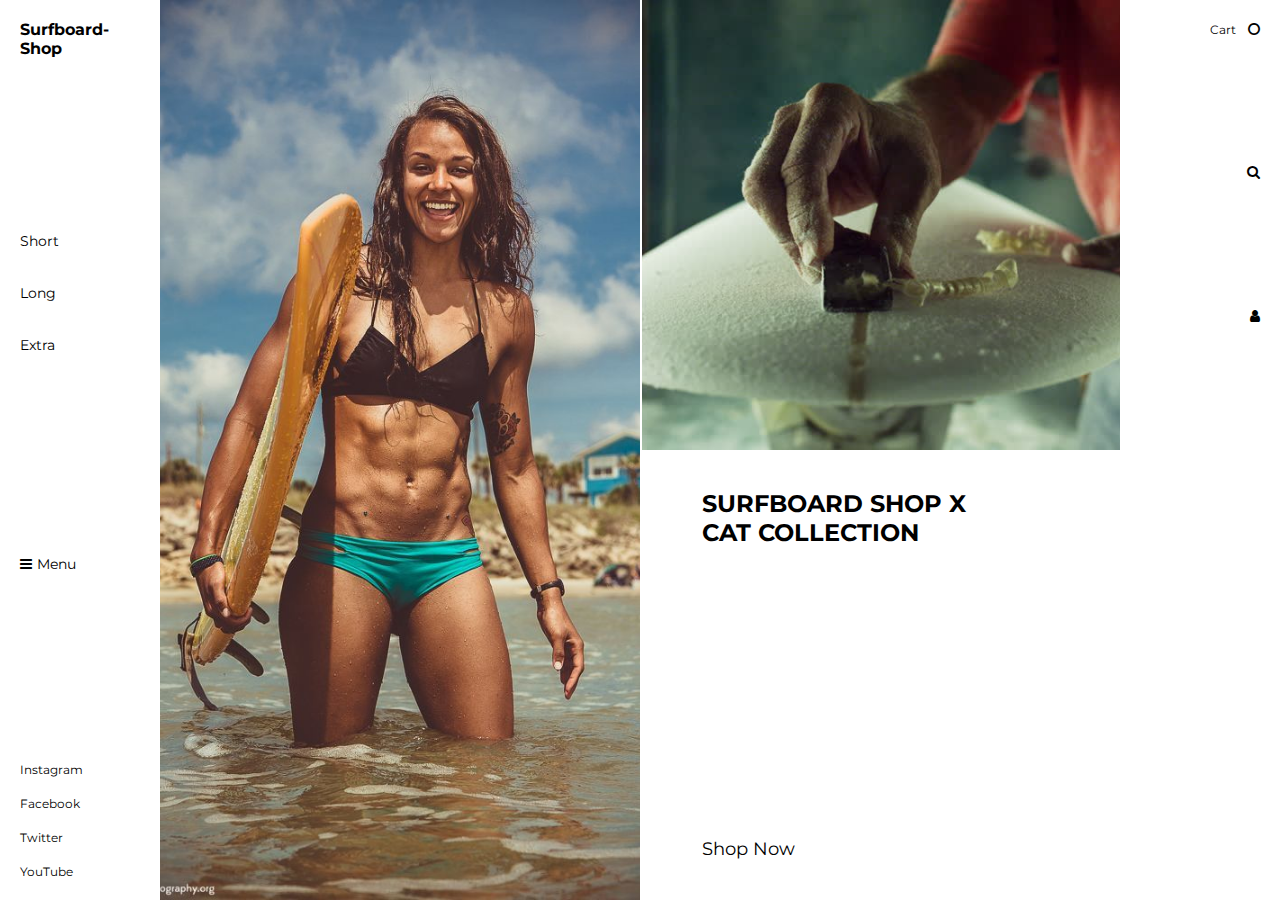
<file: index.html>
<!DOCTYPE html>
<html lang="en">

<head>
    <meta charset="UTF-8">
    <meta name="viewport" content="width=device-width, initial-scale=1.0">
    <meta http-equiv="X-UA-Compatible" content="ie=edge">
    <title>Surfboard Shop</title>
    <link rel="stylesheet" href="https://maxcdn.bootstrapcdn.com/font-awesome/4.3.0/css/font-awesome.min.css">
    <link href="https://fonts.googleapis.com/css?family=Montserrat&display=swap" rel="stylesheet">
    <link rel="stylesheet" href="assets/main.css">
</head>

<body>

    <div class="main-container">
        <header>
            <div class="logo">
                <a href="index.html">
                    <h1>Surfboard-Shop</h1>
                </a>
            </div>
            <nav class="categories">
                <ul class="category-menu">
                    <li><a href="#">Short</a></li>
                    <li><a href="#">Long</a></li>
                    <li><a href="#">Extra</a></li>
                </ul>
            </nav>
            <div class="menu"><i class="fa fa-bars" aria-hidden="true"></i><a href="category.html"
                    class="sp-menu">Menu</a>
            </div>
            <nav class="social">
                <ul class="social-menu">
                    <li><a href="#">Instagram</a></li>
                    <li><a href="#">Facebook</a></li>
                    <li><a href="#">Twitter</a></li>
                    <li><a href="#">YouTube</a></li>
                </ul>
            </nav>
        </header>
        <main class="mid-container">
            <div class="ml-cont">
                <span class="banner-girl-sm">
                    <img src="images/banner.jpg" alt="">
                </span>
                <span class="banner-girl-bg">
                    <img src="images/longboard.jpg" alt="">
                </span>
            </div>
            <div class="mr-cont">
                <div class="mr-top">
                    <img src="images/shaper.jpg" alt="">
                </div>
                <div class="mr-bottom">
                    <h1 class="main-title">Surfboard Shop X <br>CAT Collection</h1>
                    <p><a class="shop-now" href="#">Shop Now</a></p>
                </div>
            </div>
        </main>
        <nav class="cart">
            <ul class="cart-icons">
                <li> <span>Cart</span> <i class="fa fa-circle-o" aria-hidden="true"></i></li>
                <li><i class="fa fa-search" aria-hidden="true"></i></li>
                <li><i class="fa fa-user" aria-hidden="true"></i></li>
                <li class="empty"></li>
            </ul>

        </nav>
    </div>

</body>

</html>
</file>
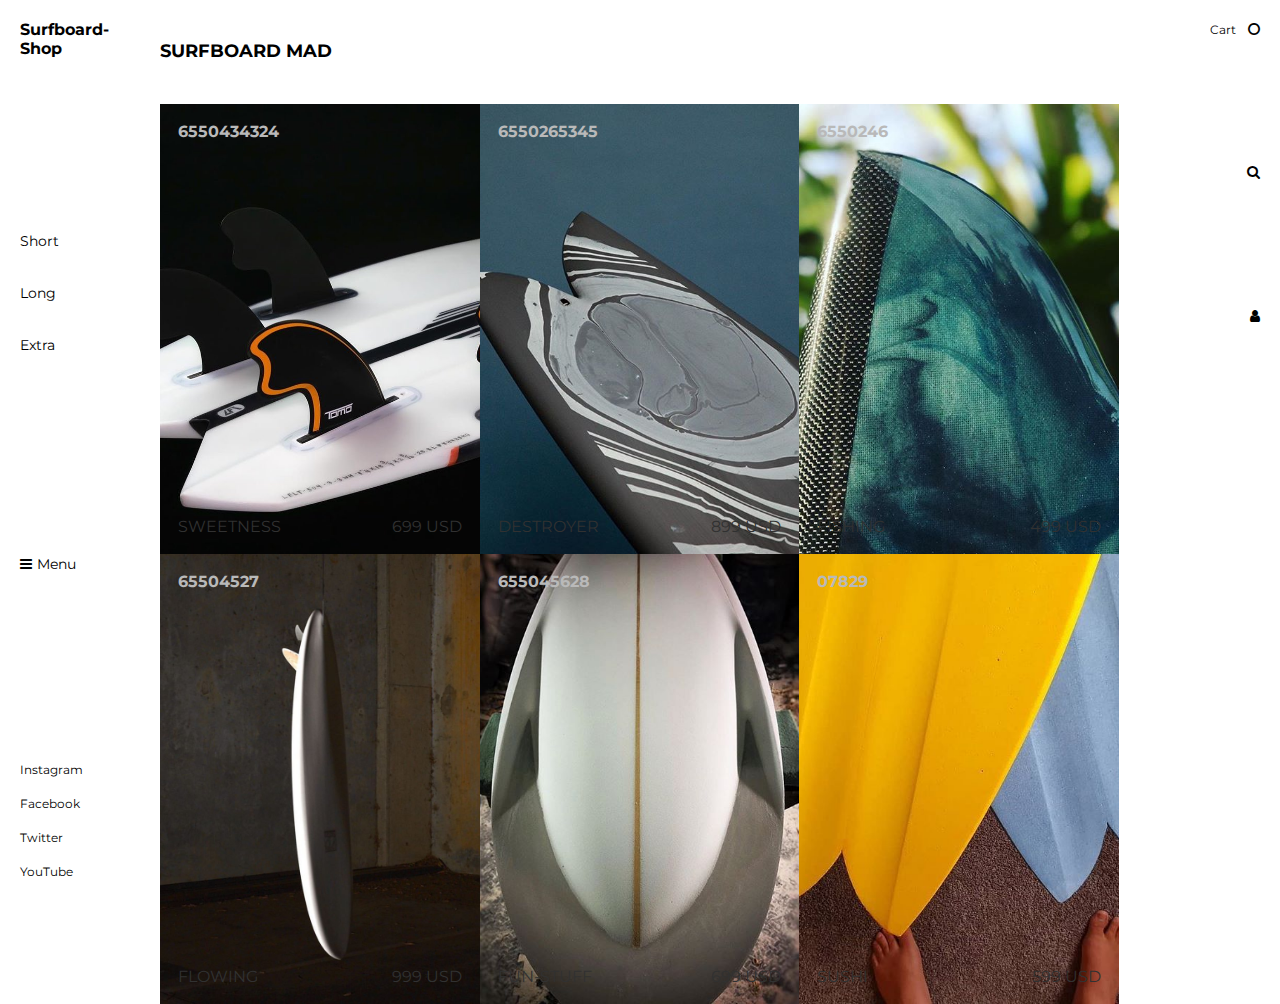
<file: category.html>
<!DOCTYPE html>
<html lang="en">

<head>
    <meta charset="UTF-8">
    <meta name="viewport" content="width=device-width, initial-scale=1.0">
    <meta http-equiv="X-UA-Compatible" content="ie=edge">
    <title>Surfboard Shop</title>
    <link rel="stylesheet" href="https://maxcdn.bootstrapcdn.com/font-awesome/4.3.0/css/font-awesome.min.css">
    <link href="https://fonts.googleapis.com/css?family=Montserrat&display=swap" rel="stylesheet">
    <link rel="stylesheet" href="assets/main.css">
    <link rel="stylesheet" href="assets/category.css">
</head>

<body>

    <div class="main-container">
        <header>
            <div class="logo">
                <a href="index.html">
                    <h1>Surfboard-Shop</h1>
                </a>
            </div>
            <nav class="categories">
                <ul class="category-menu">
                    <li><a href="#">Short</a></li>
                    <li><a href="#">Long</a></li>
                    <li><a href="#">Extra</a></li>
                </ul>
            </nav>
            <div class="menu"><i class="fa fa-bars" aria-hidden="true"></i><a href="category.html"
                    class="sp-menu">Menu</a></div>
            <nav class="social">
                <ul class="social-menu">
                    <li><a href="#">Instagram</a></li>
                    <li><a href="#">Facebook</a></li>
                    <li><a href="#">Twitter</a></li>
                    <li><a href="#">YouTube</a></li>
                </ul>
            </nav>
        </header>
        <main class="middle">
            <h1 class="cat-title">SURFBOARD MAD</h1>
            <div class="cat-mid">
                <a class="product-container" href="product.html">
                    <article class="item-card item-1">
                        <h2 class="item-number">6550434324</h2>
                        <div class="empty"></div>
                        <p class="item-name">SWEETNESS</p>
                        <p class="item-price">699 USD</p>
                    </article>
                </a>
                <a class="product-container" href="product.html">
                    <article class="item-card item-2">
                        <h2 class="item-number">6550265345</h2>
                        <div class="empty"></div>
                        <p class="item-name">DESTROYER</p>
                        <p class="item-price">899 USD</p>
                    </article>
                </a>
                <a class="product-container" href="product.html">
                    <article class="item-card item-3">
                        <h2 class="item-number">6550246</h2>
                        <div class="empty"></div>
                        <p class="item-name">FISHING</p>
                        <p class="item-price">499 USD</p>
                    </article>
                </a>
                <a class="product-container" href="product.html">
                    <article class="item-card item-4">
                        <h2 class="item-number">65504527</h2>
                        <div class="empty"></div>
                        <p class="item-name">FLOWING</p>
                        <p class="item-price">999 USD</p>
                    </article>
                </a>
                <a class="product-container" href="product.html">
                    <article class="item-card item-5">
                        <h2 class="item-number">655045628</h2>
                        <div class="empty"></div>
                        <p class="item-name">FUN-STUFF</p>
                        <p class="item-price">699 USD</p>
                    </article>
                </a>
                <a class="product-container" href="product.html">
                    <article class="item-card item-6">
                        <h2 class="item-number">07829</h2>
                        <div class="empty"></div>
                        <p class="item-name">SUSHI</p>
                        <p class="item-price">599 USD</p>
                    </article>
                </a>
            </div>
        </main>

        <nav class="cart">
            <ul class="cart-icons">
                <li> <span>Cart</span> <i class="fa fa-circle-o" aria-hidden="true"></i></li>
                <li><i class="fa fa-search" aria-hidden="true"></i></li>
                <li><i class="fa fa-user" aria-hidden="true"></i></li>
                <li class="empty"></li>
            </ul>

        </nav>
    </div>

</body>

</html>
</file>
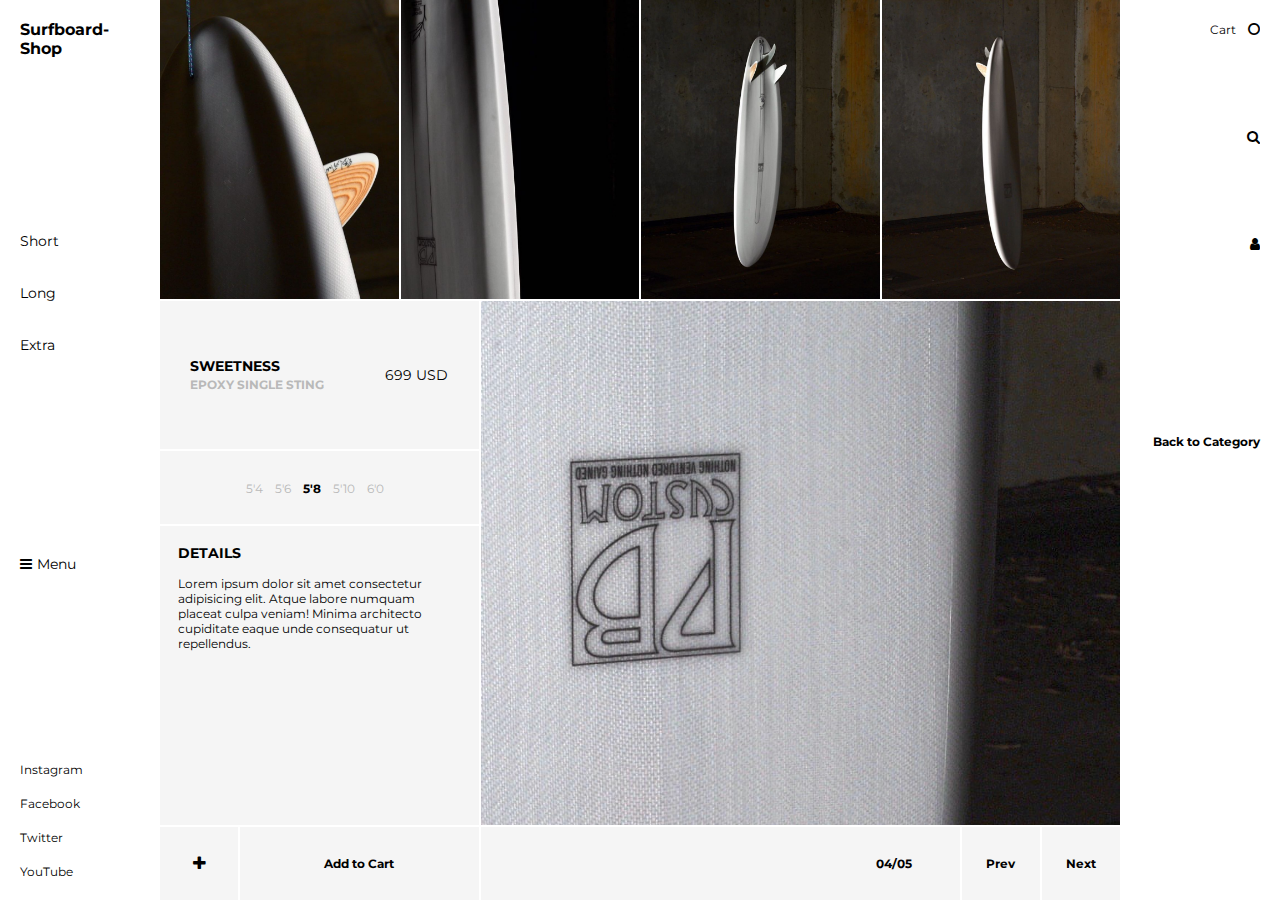
<file: product.html>
<!DOCTYPE html>
<html lang="en">

<head>
    <meta charset="UTF-8">
    <meta name="viewport" content="width=device-width, initial-scale=1.0">
    <meta http-equiv="X-UA-Compatible" content="ie=edge">
    <title>Surfboard Shop</title>
    <link rel="stylesheet" href="https://maxcdn.bootstrapcdn.com/font-awesome/4.3.0/css/font-awesome.min.css">
    <link href="https://fonts.googleapis.com/css?family=Montserrat&display=swap" rel="stylesheet">
    <link rel="stylesheet" href="assets/main.css">
    <link rel="stylesheet" href="assets/product.css">
</head>

<body>

    <div class="main-container">
        <header>
            <div class="logo">
                <a href="index.html">
                    <h1>Surfboard-Shop</h1>
                </a>
            </div>
            <nav class="categories">
                <ul class="category-menu">
                    <li><a href="#">Short</a></li>
                    <li><a href="#">Long</a></li>
                    <li><a href="#">Extra</a></li>
                </ul>
            </nav>
            <div class="menu"><i class="fa fa-bars" aria-hidden="true"></i><a href="category.html"
                    class="sp-menu">Menu</a></div>
            <nav class="social">
                <ul class="social-menu">
                    <li><a href="#">Instagram</a></li>
                    <li><a href="#">Facebook</a></li>
                    <li><a href="#">Twitter</a></li>
                    <li><a href="#">YouTube</a></li>
                </ul>
            </nav>
        </header>

        <main class="product-mid">
            <div class="featured-product item-fill"></div>
            <div class="fraction"><span>04/05</span></div>
            <article class="price item-fill">
                <h2 class="b-title">SWEETNESS <br> <span class="b-subtitle">EPOXY SINGLE STING</span></h2>
                <p class="cost">699 USD</p>
            </article>
            <div class="size item-fill">
                <ul>
                    <li>5'4</li>
                    <li>5'6</li>
                    <li>5'8</li>
                    <li>5'10</li>
                    <li>6'0</li>
                </ul>
            </div>
            <article class="details item-fill">
                <h2 class="p-details">DETAILS</h2>
                <p class="description">Lorem ipsum dolor sit amet consectetur adipisicing elit. Atque labore numquam
                    placeat culpa veniam! Minima architecto cupiditate eaque unde consequatur ut repellendus.</p>
            </article>
            <div class="plus"><i class="fa fa-plus" aria-hidden="true"></i></div>
            <div class="add-cart"><span>Add to Cart </span></div>

            <div class="product-1 item-fill appear"></div>
            <div class="product-2 item-fill appear"></div>
            <div class="product-3 item-fill appear"></div>
            <div class="product-4 item-fill appear"></div>
            <div class="prev"><span class="appear">Prev</span></div>
            <div class="next"><span class="appear">Next</span></div>
        </main>

        <nav class="cart">
            <ul class="cart-icons">
                <li> <span>Cart</span> <i class="fa fa-circle-o" aria-hidden="true"></i></li>
                <li><i class="fa fa-search" aria-hidden="true"></i></li>
                <li><i class="fa fa-user" aria-hidden="true"></i></li>
                <li class="empty"></li>
                <li class="back-category"><a href="category.html">Back to Category</a></li>
            </ul>

        </nav>
    </div>

</body>

</html>
</file>
<file: assets/category.css>
/* VARIABLES */

:root {
  --sf-black: #313131;
  --sf-gray: #b9b9b9;
  --sf-white: #f5f5f5;
}

/* PHONE CATEGORY MIDDLE */

.item-1 {
  background-image: url(../images/board-1.jpg);
}

.item-2 {
  background-image: url(../images/short-1.jpg);
}

.item-3 {
  background-image: url(../images/long-1.jpg);
}

.item-4 {
  background-image: url(../images/feature-5.jpg);
}

.item-5 {
  background-image: url(../images/filler-2.jpg);
}

.item-6 {
  background-image: url(../images/filler-3.jpg);
}

.item-card {
  height: 100%;
  background-position: center;
  background-repeat: no-repeat;
  background-size: cover;

  /* This is created to make sure all items are placed in their respective corners */
  display: grid;
  grid-template-columns: auto auto;  /* grid has two columns; content defines width */
  justify-content: space-between;    /* horizontal alignment of grid tracks */
  align-content: space-between;      /* vertical alignment of grid tracks */
  padding: 18px;
  margin-top: 2px;
}

.cat-title {
  display: none;
}

.cat-mid {
  display: flex;
  flex-wrap: wrap;
  width: 100%;
  height: 100%;
}

.product-container {
  height: 60%;
  width: 100%;
}

.item-number {
  color: var(--sf-gray);
}

.item-name,
.item-price {
  color: var(--sf-black);
}

/* TABLET */
@media (min-width: 481px) and (max-width: 1023px) {
  .cat-title {
    display: none;
  }

  .product-container {
    width: 50%;
  }

  .item-card {
    height: 100%;
    margin-top: 0;
  }
}

/* DESKTOP */
@media (min-width: 1024px) {
  .cat-mid {
    align-content: flex-start;
  }

  .product-container {
    width: 33.3%;
    height: 50%;
  }

  .cat-title {
    display: block;
    padding: 40px 0 40px 0;
    font-size: 18px;
    font-weight: bold;
  }

  .item-card {
    height: 100%;
  }
}
</file>
<file: assets/product.css>
/* IMAGES */
.product-1 {
  background-image: url('../images/feature-1.jpg');
}

.product-2 {
  background-image: url('../images/feature-2.jpg');
}

.product-3 {
  background-image: url('../images/feature-3.jpg');
}

.product-4 {
  background-image: url('../images/feature-5.jpg');
}

.featured-product {
  background-image: url('../images/feature-4.jpg');
  grid-column: 1/-1;
  grid-row: 1/4;
}

/* PHONE */

.main-container {
  display: grid;
  grid-template-rows: 5% 95%;
}

.product-mid {
  display: grid;
  grid-template-columns: repeat(4, 1fr);
  grid-template-rows: repeat(10, 1fr);
  grid-gap: 2px;
}

.item-fill {
  background-position: center;
  background-repeat: no-repeat;
  background-size: cover;
}

.plus i,
.add-cart span,
.fraction span,
.prev span,
.next span,
.b-title,
.cost {
  align-self: center;
  justify-self: center;
}

.prev,
.next,
.plus,
.add-cart,
.fraction,
.price,
.size {
  background-color: var(--sf-white);
  display: flex;
  justify-content: center;
}

.fraction {
  grid-column: 1/-1;
  grid-row: 4/5;
}

.fraction span {
  font-size: 12px;
}

.price {
  grid-column: 1/-1;
  grid-row: 5/7;
  grid-template-columns: 2fr 1fr;
  justify-content: space-around;
}

.size {
  grid-column: 1/-1;
  grid-row: 7/8;
}

.size ul {
  align-self: center;
  list-style-type: none;
}

.size ul li {
  display: inline;
  padding-right: 8px;
  font-size: 12px;
  color: var(--sf-gray);
}

.size ul li:nth-child(3) {
  color: black;
  font-weight: bold;
}

.b-title {
  font-size: 14px;
  text-transform: uppercase;
  font-weight: bold;
}

.b-subtitle {
  font-size: 12px;
  text-transform: uppercase;
  color: var(--sf-gray);
}

.cost {
  font-size: 12px;
}

.details {
  grid-column: 1/-1;
  grid-row: 8/10;
  background-color: var(--sf-white);
  padding: 18px;
}

.p-details {
  font-size: 14px;
  font-weight: bold;
  padding-bottom: 14px;
}

.description {
  font-size: 12px;
}

.add-cart {
  grid-column: 2/-1;
}

/* TABLET */

@media (min-width: 481px) and (max-width: 1023px) {
  /* MAKE VISIBLE */
  .product-1,
  .product-2,
  .product-3,
  .product-4 {
    display: block;
  }

  .product-mid {
    grid-template-columns: repeat(8, 1fr);
    grid-template-rows: repeat(16, 1fr);
    grid-gap: 2px;
  }

  .product-1 {
    grid-column: 1/2;
    grid-row: 1/5;
  }

  .product-2 {
    grid-column: 1/2;
    grid-row: 5/9;
  }

  .product-3 {
    grid-column: 1/2;
    grid-row: 9/13;
  }

  .product-4 {
    grid-column: 1/2;
    grid-row: 13/17;
  }

  .featured-product {
    grid-column: 2/-1;
    grid-row: 1/7;
  }

  .fraction {
    grid-column: 2/-1;
    grid-row: 7/8;
  }

  .price {
    grid-column: 2/-1;
    grid-row: 8/10;
  }

  .size {
    grid-column: 2/-1;
    grid-row: 10/12;
  }

  .details {
    grid-column: 2/-1;
    grid-row: 12/16;
    padding-left: 70px;
    padding-right: 80px;
  }

  .plus {
    grid-column: 2/3;
    grid-row: 16/17;
  }

  .add-cart {
    grid-column: 3/-1;
    grid-row: 16/17;
  }
}

/* DESKTOP */
@media (min-width: 1024px) {
  .main-container {
    grid-template-columns: 1fr 6fr 1fr;
    grid-template-rows: 100%;
    height: 100vh;
  }

  .product-mid {
    grid-template-columns: repeat(12, 1fr);
    grid-template-rows: repeat(12, 1fr);
    grid-gap: 2px;
  }

  .product-1 {
    grid-column: 1/4;
    grid-row: 1/5;
  }

  .product-2 {
    grid-column: 4/7;
    grid-row: 1/5;
  }

  .product-3 {
    grid-column: 7/10;
    grid-row: 1/5;
  }

  .product-4 {
    grid-column: 10/13;
    grid-row: 1/5;
  }

  .featured-product {
    grid-column: 5/13;
    grid-row: 5/12;
    height: 100%;
    width: 100%;
  }

  .price {
    grid-column: 1/5;
    grid-row: 5/7;
  }

  .cost {
    font-size: 14px;
  }

  .size {
    grid-column: 1/5;
    grid-row: 7/8;
  }

  .details {
    grid-column: 1/5;
    grid-row: 8/12;
  }

  .plus {
    grid-column: 1/2;
    grid-row: 12/13;
  }

  .add-cart {
    grid-column: 2/5;
    grid-row: 12/13;
  }

  .prev {
    grid-column: 11/12;
    grid-row: 12/13;
  }

  .next {
    grid-column: 12/13;
    grid-row: 12/13;
  }

  .add-cart span,
  .fraction span,
  .prev span,
  .next span,
  .back-category a {
    font-size: 12px;
    font-weight: bold;
  }

  .fraction {
    grid-row: 12/13;
    grid-column: 5/11;
    justify-content: end;
    padding-right: 48px;
  }
}
</file>
<file: assets/main.css>
/* RESET */

* {
  padding: 0;
  margin: 0;
  box-sizing: border-box;
  font-size: 16px;

  /* I use this font as opposed to Helvetica Neue because it is free and the closest to
       the specified font */
  font-family: 'Montserrat', sans-serif;
}

a {
  text-decoration: none;
  color: inherit;
}

a:hover {
  text-decoration: none;
  color: inherit;
}

img {
  width: 100%;
}

/* VARIABLES */

:root {
  --sf-black: #313131;
  --sf-gray: #b9b9b9;
  --sf-white: #f5f5f5;
}

/* MAIN-CONTAINER */

.main-container {
  display: grid;
  height: 100vh;
  grid-template-rows: 5% 75% 20%;
}

/* HEADER */

.categories,
.social,
header span,
.mr-top,
.cart,
.appear {
  display: none;
}

.logo a {
  font-size: 14px;
  font-weight: 900;
}

.menu a,
.category-menu li a,
.menu {
  font-size: 14px;
}

header {
  display: flex;
  justify-content: space-between;
  align-items: center;
  padding: 0 20px;
}

/* MIDDLE LEFT CONTAINER */

.ml-cont {
  height: 100%;
  overflow: hidden;
}

.banner-girl-sm {
  height: 100vh;
}

.banner-girl-sm img {
  height: 100vh;
  object-fit: cover;
}

/* MIDDLE RIGHT CONTAINER */

.mr-bottom {
  display: flex;
  flex-direction: column;
  height: 100%;
  padding: 20px 0 10px 30px;
  justify-content: space-between;
}

.banner-girl-bg {
  display: none;
}

.main-title {
  text-transform: uppercase;
  font-size: 18px;
  line-height: 1.8em;
}

.shop-now {
  font-size: 14px;
}

/* MEDIA QUERIES */

@media (min-width: 481px) and (max-width: 1023px) {
  .banner-girl-sm {
    display: none;
  }

  .main-container {
    display: grid;
    grid-template-areas:
      "header"
      "left-cont";
    grid-template-rows: 5% 95%;
  }

  .mr-cont {
    position: absolute;
    bottom: 0;
    right: 0;
    height: 35%;
    width: 50%;
    background-color: white;
  }

  .banner-girl-bg {
    display: block;
  }

  .banner-girl-bg img {
    height: 100vh;
    object-fit: cover;
  }
}

@media (min-width: 1024px) {
  /* BRINGING BACK THE ELEMENTS */

  .categories,
  .social,
  header span,
  .mr-top,
  .cart,
  .appear {
    display: block;
  }

  .menu a {
    display: inline;
  }

  /* MAIN CONTAINER */

  .main-container {
    display: grid;
    grid-template-columns: 1fr 6fr 1fr;
    grid-template-rows: 100%;
    height: 100vh;
  }

  /* HEADER */

  header {
    display: flex;
    flex-direction: column;
    justify-content: space-between;
    align-items: flex-start;
    padding: 20px;
  }

  .category-menu,
  .social-menu {
    list-style-type: none;
  }

  .category-menu li {
    padding-bottom: 30px;
    font-size: 18px;
  }

  .sp-menu {
    padding-left: 5px;
  }

  .social {
    display: flex;
    flex-direction: column;
  }

  .social-menu li {
    padding-top: 15px;
  }

  .add-cart span,
  .fraction span,
  .prev span,
  .next span,
  .back-category a {
    font-size: 12px;
    font-weight: bold;
  }

  .social-menu li a {
    font-size: 12px;
  }

  /* MIDDLE */

  .mid-container {
    display: flex;
  }

  /* MIDDLE LEFT */

  .ml-cont {
    width: 50%;
  }

  .banner-girl-sm {
    background-size: contain;
  }

  /* MIDDLE RIGHT */

  .mr-cont {
    display: flex;
    flex-direction: column;
    padding: 0;
    padding-left: 2px;
    width: 50%;
  }

  .mr-top {
    height: 50%;
  }

  .mr-top img {
    height: 100%;
    object-fit: cover;
  }

  .mr-bottom {
    display: flex;
    flex-direction: column;
    height: 50%;
    padding: 40px 0 40px 60px;
    justify-content: space-between;
  }

  .main-title {
    font-size: 24px;
    line-height: 1.2em;
  }

  .shop-now {
    font-size: 18px;
  }

  /* CART */
  .cart {
    display: flex;
    justify-content: flex-end;
    padding: 20px;
  }

  .cart-icons {
    list-style-type: none;
  }

  .cart-icons li {
    font-size: 14px;
  }

  .cart-icons li span {
    font-size: 12px;
    padding-right: 8px;
  }

  .cart ul {
    display: flex;
    flex-direction: column;
    align-items: flex-end;
    height: 50%;
    justify-content: space-between;
  }

  .cart ul li {
    justify-self: end;
  }

  /* PRODUCT PAGE */

  .product-1 {
    grid-column: 1/4;
    grid-row: 1/5;
    background-image: url('../images/feature-1.jpg');
  }

  .product-2 {
    grid-column: 4/7;
    grid-row: 1/5;
    background-image: url('../images/feature-2.jpg');
  }

  .product-3 {
    grid-column: 7/10;
    grid-row: 1/5;
    background-image: url('../images/feature-3.jpg');
  }

  .product-4 {
    grid-column: 10/13;
    grid-row: 1/5;
    background-image: url('../images/feature-4.jpg');
  }

  .featured-product {
    grid-column: 5/13;
    grid-row: 5/12;
    height: 100%;
  }

  .price {
    grid-column: 1/5;
    grid-row: 5/7;
    background-color: var(--sf-white);
  }

  .cost {
    font-size: 14px;
  }

  .size {
    grid-column: 1/5;
    grid-row: 7/8;
  }

  .details {
    grid-column: 1/5;
    grid-row: 8/12;
  }

  .add-cart {
    grid-column: 2/5;
  }

  .fraction {
    grid-row: 12/13;
    grid-column: 5/11;
    justify-content: end;
    padding-right: 48px;
  }
}
</file>
